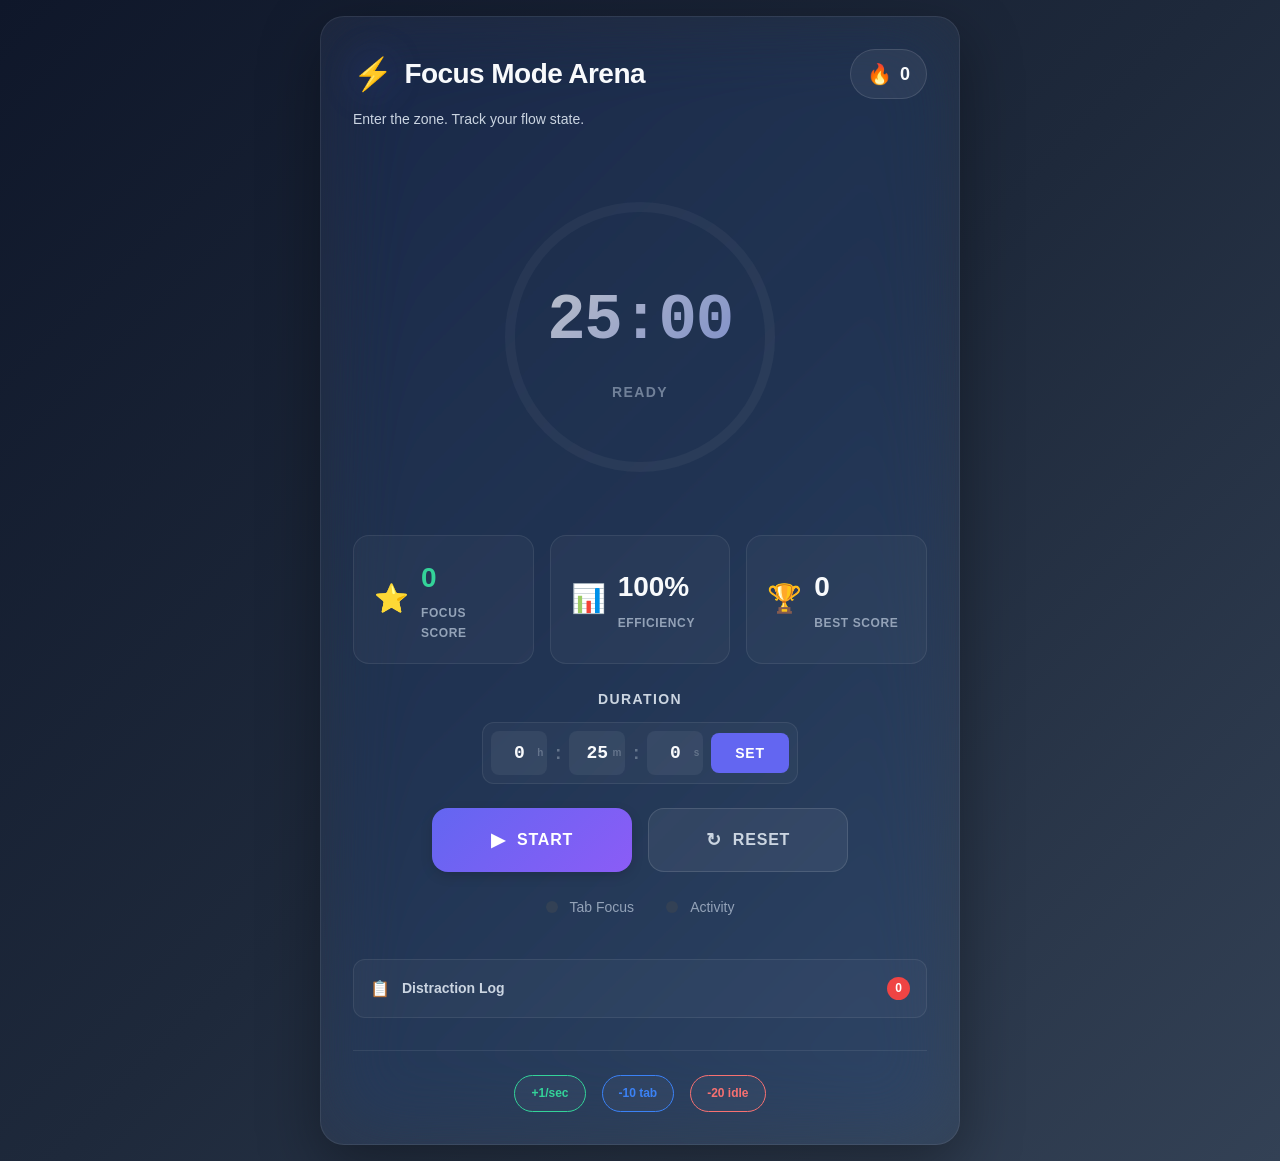
<file: ChatGPT AI/index.html>
<!DOCTYPE html>
<html lang="en">
<head>
    <meta charset="UTF-8">
    <meta name="viewport" content="width=device-width, initial-scale=1.0">
    <meta name="description" content="Modern Focus Mode Arena - Gamified Pomodoro Timer">
    <title>Focus Mode Arena | Productivity Timer</title>
    <link rel="stylesheet" href="css/styles.css">
</head>
<body>
    <!-- Main App Container with State Management -->
    <div id="app" class="app-container" data-state="idle">
        
        <!-- Header with Stats Badge -->
        <header class="app-header">
            <div class="header-content">
                <h1 class="app-title">
                    <span class="title-icon">⚡</span>
                    <span>Focus Mode Arena</span>
                </h1>
                <p class="app-subtitle">Enter the zone. Track your flow state.</p>
            </div>
            <div class="session-streak" id="streakBadge">
                <span class="streak-icon">🔥</span>
                <span id="streakCount">0</span>
            </div>
        </header>

        <main class="app-main">
            
            <!-- Timer Orbital Display -->
            <section class="timer-arena" aria-label="Focus timer">
                <div class="timer-orbital">
                    <!-- Animated Progress Ring -->
                    <svg class="progress-svg" viewBox="0 0 300 300">
                        <defs>
                            <linearGradient id="ringGradient" x1="0%" y1="0%" x2="100%" y2="100%">
                                <stop offset="0%" style="stop-color:#6366f1;stop-opacity:1" />
                                <stop offset="100%" style="stop-color:#8b5cf6;stop-opacity:1" />
                            </linearGradient>
                        </defs>
                        <circle class="progress-track" cx="150" cy="150" r="130" />
                        <circle class="progress-bar" id="progressCircle" cx="150" cy="150" r="130" />
                    </svg>
                    
                    <!-- Timer Display -->
                    <div class="timer-core">
                        <div class="timer-value" id="timerDisplay">25:00</div>
                        <div class="timer-state-label" id="stateLabel">Ready</div>
                    </div>
                </div>

                <!-- Particle Effect Container -->
                <div class="particles" id="particles" aria-hidden="true"></div>
            </section>

            <!-- Live Score Dashboard -->
            <section class="score-dashboard" aria-label="Performance metrics">
                <div class="metric-card" data-metric="score">
                    <div class="metric-icon">⭐</div>
                    <div class="metric-content">
                        <div class="metric-value" id="currentScore">0</div>
                        <div class="metric-label">Focus Score</div>
                    </div>
                </div>
                <div class="metric-card" data-metric="efficiency">
                    <div class="metric-icon">📊</div>
                    <div class="metric-content">
                        <div class="metric-value" id="efficiency">100%</div>
                        <div class="metric-label">Efficiency</div>
                    </div>
                </div>
                <div class="metric-card" data-metric="best">
                    <div class="metric-icon">🏆</div>
                    <div class="metric-content">
                        <div class="metric-value" id="sessionBest">0</div>
                        <div class="metric-label">Best Score</div>
                    </div>
                </div>
            </section>

            <!-- Duration Configurator -->
            <section class="duration-config" aria-label="Timer settings">
                <label class="config-label">Duration</label>
                <div class="time-selector">
                    <div class="time-input-wrapper">
                        <input type="number" id="hoursInput" class="time-input" min="0" max="23" value="0" aria-label="Hours">
                        <span class="time-unit">h</span>
                    </div>
                    <span class="time-sep">:</span>
                    <div class="time-input-wrapper">
                        <input type="number" id="minutesInput" class="time-input" min="0" max="59" value="25" aria-label="Minutes">
                        <span class="time-unit">m</span>
                    </div>
                    <span class="time-sep">:</span>
                    <div class="time-input-wrapper">
                        <input type="number" id="secondsInput" class="time-input" min="0" max="59" value="0" aria-label="Seconds">
                        <span class="time-unit">s</span>
                    </div>
                    <button id="applyDurationBtn" class="btn-apply" aria-label="Apply duration">
                        <span>Set</span>
                    </button>
                </div>
            </section>

            <!-- Control Center -->
            <section class="control-center" aria-label="Timer controls">
                <button id="startBtn" class="btn-control btn-start" aria-label="Start or pause timer">
                    <span class="btn-icon">▶</span>
                    <span class="btn-text">Start</span>
                </button>
                <button id="resetBtn" class="btn-control btn-reset" aria-label="Reset timer">
                    <span class="btn-icon">↻</span>
                    <span class="btn-text">Reset</span>
                </button>
            </section>

            <!-- Status Monitor -->
            <section class="status-monitor" aria-label="Activity monitoring">
                <div class="monitor-item" data-status="tab">
                    <div class="status-pulse" id="tabStatus"></div>
                    <span class="status-label">Tab Focus</span>
                </div>
                <div class="monitor-item" data-status="activity">
                    <div class="status-pulse" id="activityStatus"></div>
                    <span class="status-label">Activity</span>
                </div>
            </section>

            <!-- Toast Notifications -->
            <div id="notification" class="toast-notification" role="alert" aria-live="assertive"></div>

            <!-- Distraction Log (Collapsible) -->
            <details class="log-section" aria-label="Penalty log">
                <summary class="log-header">
                    <span class="log-icon">📋</span>
                    <span>Distraction Log</span>
                    <span class="log-count" id="logCount">0</span>
                </summary>
                <ul id="penaltyLog" class="log-list"></ul>
            </details>

            <!-- Post-Session Analysis -->
            <section id="analysisSection" class="analysis-panel" aria-label="Session analysis">
                <div class="analysis-header">
                    <h3 class="analysis-title">
                        <span class="analysis-icon">🎯</span>
                        Session Complete
                    </h3>
                    <button id="closeAnalysisBtn" class="btn-close" aria-label="Close analysis">×</button>
                </div>
                
                <div class="analysis-body">
                    <div class="performance-category" id="performanceCategory">
                        <div class="category-badge"></div>
                    </div>

                    <div class="stats-grid">
                        <div class="stat-item">
                            <div class="stat-label">Focus Time</div>
                            <div class="stat-value" id="analysisFocusTime">0:00</div>
                        </div>
                        <div class="stat-item">
                            <div class="stat-label">Idle Time</div>
                            <div class="stat-value" id="analysisIdleTime">0:00</div>
                        </div>
                        <div class="stat-item">
                            <div class="stat-label">Distractions</div>
                            <div class="stat-value negative" id="analysisDistractions">0</div>
                        </div>
                        <div class="stat-item">
                            <div class="stat-label">Final Score</div>
                            <div class="stat-value highlight" id="analysisFinalScore">0</div>
                        </div>
                    </div>

                    <div class="feedback-block">
                        <div class="feedback-summary" id="feedbackSummary"></div>
                        <div class="suggestions-block">
                            <h4 class="suggestions-title">💡 Level Up</h4>
                            <ul id="suggestionsList" class="suggestions-list"></ul>
                        </div>
                    </div>
                </div>
            </section>

        </main>

        <!-- Footer Info -->
        <footer class="app-footer">
            <div class="scoring-info">
                <span class="info-badge positive">+1/sec</span>
                <span class="info-badge neutral">-10 tab</span>
                <span class="info-badge negative">-20 idle</span>
            </div>
        </footer>

    </div>

    <script type="module" src="scripts/scripts.js"></script>
</body>
</html>
</file>
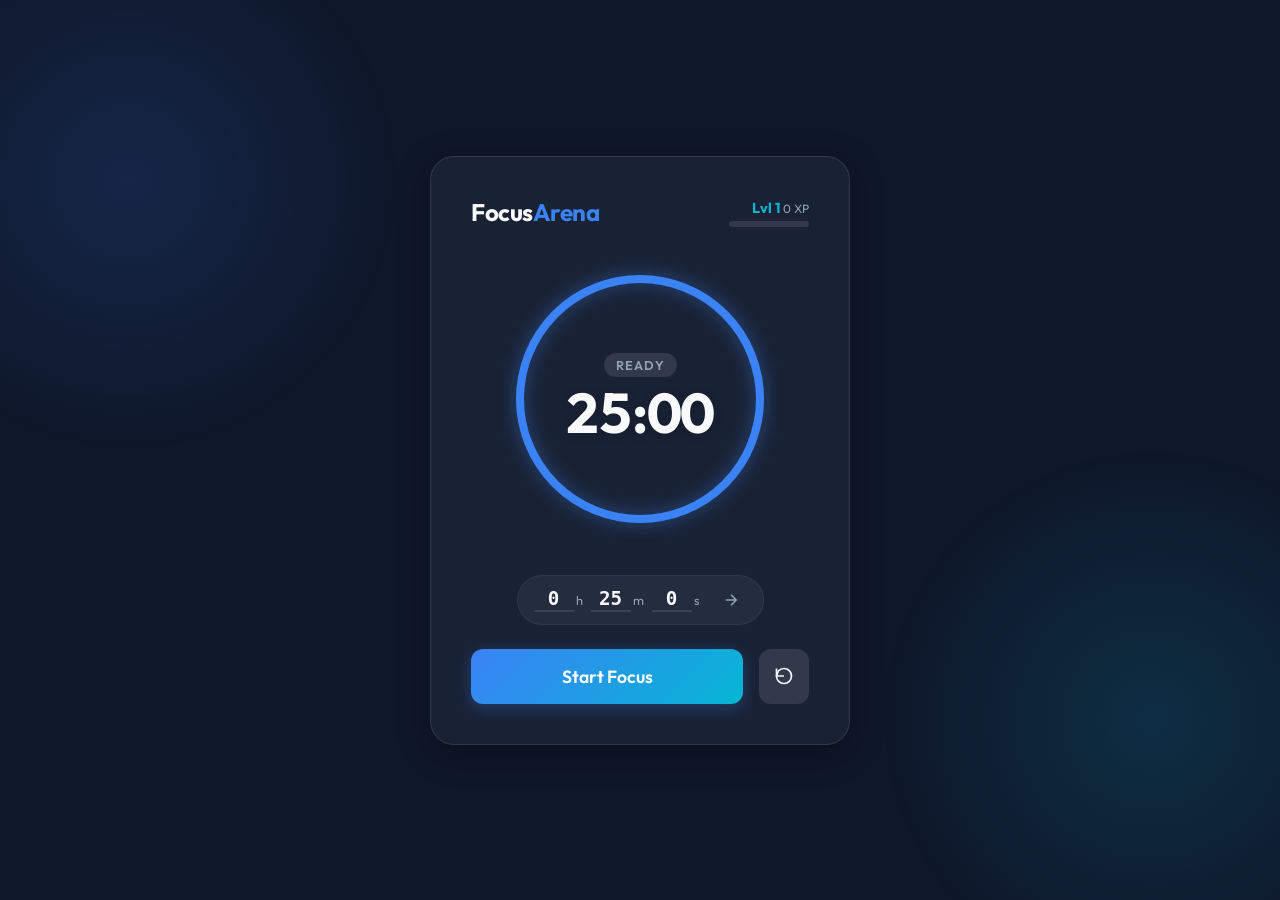
<file: Gemini AI/index.html>
<!DOCTYPE html>
<html lang="en">
<head>
    <meta charset="UTF-8">
    <meta name="viewport" content="width=device-width, initial-scale=1.0">
    <title>Gemini Focus Arena</title>
    <!-- Modern Font: Outfit -->
    <link rel="preconnect" href="https://fonts.googleapis.com">
    <link rel="preconnect" href="https://fonts.gstatic.com" crossorigin>
    <link href="https://fonts.googleapis.com/css2?family=Outfit:wght@300;400;600;700&display=swap" rel="stylesheet">
    <link rel="stylesheet" href="css/styles.css">
</head>
<body>
    <div class="app-background"></div>
    
    <main class="focus-arena">
        <header class="arena-header">
            <h1 class="logo">Focus<span class="highlight">Arena</span></h1>
            <div class="user-level">
                <div class="level-info">
                    <span class="level-badge">Lvl <span id="level-display">1</span></span>
                    <span class="xp-text"><span id="xp-display">0</span> XP</span>
                </div>
                <div class="xp-bar-container">
                    <div id="xp-bar-fill" class="xp-bar-fill" style="width: 0%"></div>
                </div>
            </div>
        </header>

        <section class="timer-section">
            <div class="timer-ring-container">
                <svg class="progress-ring" width="280" height="280">
                    <circle class="progress-ring__circle-bg" stroke="rgba(255,255,255,0.1)" stroke-width="8" fill="transparent" r="120" cx="140" cy="140"/>
                    <circle id="timer-progress" class="progress-ring__circle" stroke="#3b82f6" stroke-width="8" fill="transparent" r="120" cx="140" cy="140"/>
                </svg>
                <div class="timer-content">
                    <div id="status-badge" class="status-badge ready">Ready</div>
                    <div id="timer-display" class="timer-text">25:00</div>
                    <div id="penalty-indicator" class="penalty-indicator hidden">-10 XP</div>
                </div>
            </div>
        </section>

        <div class="controls-area">
            <div class="duration-setter">
                <div class="input-group">
                    <input type="number" id="input-hrs" class="duration-input" value="0" min="0" max="23" placeholder="HH">
                    <span class="unit-label">h</span>
                </div>
                <div class="input-group">
                    <input type="number" id="input-min" class="duration-input" value="25" min="0" max="59" placeholder="MM">
                    <span class="unit-label">m</span>
                </div>
                <div class="input-group">
                    <input type="number" id="input-sec" class="duration-input" value="0" min="0" max="59" placeholder="SS">
                    <span class="unit-label">s</span>
                </div>
                <button class="icon-btn refresh-btn" id="btn-set-duration" aria-label="Set Duration">
                    <svg width="18" height="18" viewBox="0 0 24 24" fill="none" stroke="currentColor" stroke-width="2">
                        <path d="M5 12h14M12 5l7 7-7 7"/>
                    </svg>
                </button>
            </div>

            <div class="main-actions">
                <button id="btn-main" class="btn-primary">Start Focus</button>
                <button id="btn-reset" class="btn-secondary" aria-label="Reset Timer">
                    <svg width="20" height="20" viewBox="0 0 24 24" fill="none" stroke="currentColor" stroke-width="2">
                        <path d="M3 12a9 9 0 1 0 9-9 9.75 9.75 0 0 0-6.74 2.74L3 12" />
                        <path d="M3 3v9h9" />
                    </svg>
                </button>
            </div>
        </div>

        <div id="analysis-modal" class="modal hidden">
            <div class="modal-content">
                <div class="modal-header">
                    <h2>Session Complete</h2>
                    <button id="btn-close-modal" class="close-btn">&times;</button>
                </div>
                <div class="modal-body">
                    <div class="score-summary">
                        <div class="score-card">
                            <span class="label">Efficiency</span>
                            <span id="modal-efficiency" class="value">100%</span>
                        </div>
                        <div class="score-card">
                            <span class="label">XP Earned</span>
                            <span id="modal-xp" class="value">+500</span>
                        </div>
                    </div>
                    <div class="feedback-section">
                        <h4>Performance Analysis</h4>
                        <p id="modal-summary">Excellent focus session.</p>
                        <ul id="modal-suggestions"></ul>
                    </div>
                </div>
            </div>
        </div>
    </main>

    <script src="scripts/scripts.js"></script>
</body>
</html>
</file>
<file: ChatGPT AI/css/styles.css>
/* ==========================================
   FOCUS MODE ARENA - MODERN DESIGN SYSTEM
   ========================================== */

/* CSS Custom Properties (Design Tokens) */
:root {
    /* Brand Colors */
    --primary-500: #6366f1;
    --primary-600: #4f46e5;
    --primary-700: #4338ca;
    --accent-500: #8b5cf6;
    --accent-600: #7c3aed;
    
    /* Semantic Colors */
    --success-400: #34d399;
    --success-500: #10b981;
    --danger-400: #f87171;
    --danger-500: #ef4444;
    --warning-500: #f59e0b;
    --info-500: #3b82f6;
    
    /* Neutrals */
    --gray-50: #f8fafc;
    --gray-100: #f1f5f9;
    --gray-200: #e2e8f0;
    --gray-300: #cbd5e1;
    --gray-400: #94a3b8;
    --gray-500: #64748b;
    --gray-700: #334155;
    --gray-800: #1e293b;
    --gray-900: #0f172a;
    
    /* Backgrounds */
    --bg-primary: linear-gradient(135deg, #0f172a 0%, #1e293b 50%, #334155 100%);
    --bg-secondary: rgba(255, 255, 255, 0.03);
    --bg-tertiary: rgba(255, 255, 255, 0.06);
    --bg-glass: rgba(255, 255, 255, 0.05);
    
    /* Borders & Shadows */
    --border-subtle: rgba(255, 255, 255, 0.08);
    --border-medium: rgba(255, 255, 255, 0.12);
    --shadow-sm: 0 1px 3px rgba(0, 0, 0, 0.12);
    --shadow-md: 0 4px 12px rgba(0, 0, 0, 0.15);
    --shadow-lg: 0 10px 40px rgba(0, 0, 0, 0.25);
    --shadow-xl: 0 20px 60px rgba(0, 0, 0, 0.35);
    --glow-primary: 0 0 20px rgba(99, 102, 241, 0.4);
    --glow-success: 0 0 20px rgba(52, 211, 153, 0.4);
    --glow-danger: 0 0 20px rgba(248, 113, 113, 0.4);
    
    /* Typography */
    --font-sans: -apple-system, BlinkMacSystemFont, 'Segoe UI', Roboto, 'Helvetica Neue', Arial, sans-serif;
    --font-mono: 'SF Mono', 'Roboto Mono', 'Courier New', monospace;
    
    /* Timing */
    --ease-out-expo: cubic-bezier(0.16, 1, 0.3, 1);
    --ease-in-out-circ: cubic-bezier(0.85, 0, 0.15, 1);
    --duration-fast: 150ms;
    --duration-normal: 250ms;
    --duration-slow: 400ms;
    
    /* Spacing Scale */
    --space-1: 0.25rem;
    --space-2: 0.5rem;
    --space-3: 0.75rem;
    --space-4: 1rem;
    --space-5: 1.25rem;
    --space-6: 1.5rem;
    --space-8: 2rem;
    --space-10: 2.5rem;
    --space-12: 3rem;
    
    /* Radius */
    --radius-sm: 8px;
    --radius-md: 12px;
    --radius-lg: 16px;
    --radius-xl: 24px;
    --radius-full: 9999px;
}

/* ==========================================
   RESETS & BASE STYLES
   ========================================== */
*, *::before, *::after {
    box-sizing: border-box;
    margin: 0;
    padding: 0;
}

html {
    font-size: 16px;
    -webkit-font-smoothing: antialiased;
    -moz-osx-font-smoothing: grayscale;
}

body {
    font-family: var(--font-sans);
    background: var(--bg-primary);
    color: var(--gray-50);
    min-height: 100vh;
    display: grid;
    place-items: center;
    padding: var(--space-4);
    line-height: 1.6;
    overflow-x: hidden;
}

/* ==========================================
   APP CONTAINER & STATES
   ========================================== */
.app-container {
    width: 100%;
    max-width: 640px;
    background: var(--bg-glass);
    backdrop-filter: blur(40px) saturate(180%);
    border-radius: var(--radius-xl);
    border: 1px solid var(--border-subtle);
    box-shadow: var(--shadow-xl);
    padding: var(--space-8);
    position: relative;
    transition: all var(--duration-slow) var(--ease-out-expo);
}

/* State-based styling */
.app-container[data-state="idle"] .timer-orbital {
    opacity: 0.7;
}

.app-container[data-state="focusing"] .timer-orbital {
    animation: breathe 4s ease-in-out infinite;
}

.app-container[data-state="distracted"] .timer-orbital {
    animation: shake 0.5s ease-in-out;
}

.app-container[data-state="completed"] .timer-orbital {
    animation: celebrate 0.8s ease-out;
}

@keyframes breathe {
    0%, 100% { transform: scale(1); }
    50% { transform: scale(1.02); }
}

@keyframes shake {
    0%, 100% { transform: translateX(0); }
    25% { transform: translateX(-8px); }
    75% { transform: translateX(8px); }
}

@keyframes celebrate {
    0% { transform: scale(1); }
    50% { transform: scale(1.1) rotate(5deg); }
    100% { transform: scale(1) rotate(0); }
}

/* ==========================================
   HEADER
   ========================================== */
.app-header {
    display: flex;
    justify-content: space-between;
    align-items: flex-start;
    margin-bottom: var(--space-8);
    gap: var(--space-4);
}

.header-content {
    flex: 1;
}

.app-title {
    font-size: 1.75rem;
    font-weight: 800;
    margin-bottom: var(--space-2);
    display: flex;
    align-items: center;
    gap: var(--space-3);
    letter-spacing: -0.02em;
}

.title-icon {
    font-size: 2rem;
    filter: drop-shadow(var(--glow-primary));
    animation: pulse-glow 3s ease-in-out infinite;
}

@keyframes pulse-glow {
    0%, 100% { filter: drop-shadow(0 0 8px rgba(99, 102, 241, 0.6)); }
    50% { filter: drop-shadow(0 0 16px rgba(99, 102, 241, 0.8)); }
}

.app-subtitle {
    font-size: 0.875rem;
    color: var(--gray-300);
    font-weight: 400;
}

.session-streak {
    display: flex;
    align-items: center;
    gap: var(--space-2);
    background: var(--bg-tertiary);
    padding: var(--space-2) var(--space-4);
    border-radius: var(--radius-full);
    font-weight: 700;
    font-size: 1.125rem;
    border: 1px solid var(--border-medium);
    transition: all var(--duration-normal);
}

.session-streak:hover {
    transform: translateY(-2px);
    box-shadow: var(--shadow-md);
}

.streak-icon {
    font-size: 1.25rem;
}

/* ==========================================
   TIMER ARENA (ORBITAL DESIGN)
   ========================================== */
.app-main {
    display: flex;
    flex-direction: column;
    gap: var(--space-6);
}

.timer-arena {
    display: grid;
    place-items: center;
    position: relative;
    padding: var(--space-6) 0;
}

.timer-orbital {
    position: relative;
    width: 300px;
    height: 300px;
    display: grid;
    place-items: center;
    transition: transform var(--duration-normal) var(--ease-out-expo);
}

/* Progress SVG */
.progress-svg {
    position: absolute;
    inset: 0;
    transform: rotate(-90deg);
    filter: drop-shadow(var(--glow-primary));
}

.progress-track {
    fill: none;
    stroke: var(--bg-tertiary);
    stroke-width: 10;
    stroke-linecap: round;
}

.progress-bar {
    fill: none;
    stroke: url(#ringGradient);
    stroke-width: 10;
    stroke-linecap: round;
    stroke-dasharray: 816.81; /* 2 * PI * 130 */
    stroke-dashoffset: 0;
    transition: stroke-dashoffset 1s linear, stroke-width var(--duration-normal);
}

[data-state="focusing"] .progress-bar {
    stroke-width: 12;
    filter: drop-shadow(0 0 12px rgba(99, 102, 241, 0.6));
}

/* Timer Core */
.timer-core {
    text-align: center;
    z-index: 1;
}

.timer-value {
    font-size: 4rem;
    font-weight: 800;
    font-variant-numeric: tabular-nums;
    font-family: var(--font-mono);
    background: linear-gradient(135deg, #fff 0%, #a5b4fc 100%);
    -webkit-background-clip: text;
    -webkit-text-fill-color: transparent;
    background-clip: text;
    letter-spacing: -0.02em;
    margin-bottom: var(--space-2);
    transition: transform var(--duration-fast);
}

.timer-value:active {
    transform: scale(0.98);
}

.timer-state-label {
    font-size: 0.875rem;
    font-weight: 600;
    text-transform: uppercase;
    letter-spacing: 0.1em;
    color: var(--gray-400);
    transition: all var(--duration-normal);
}

[data-state="focusing"] .timer-state-label {
    color: var(--success-400);
}

[data-state="distracted"] .timer-state-label {
    color: var(--danger-400);
}

/* Particles Effect */
.particles {
    position: absolute;
    inset: 0;
    pointer-events: none;
    border-radius: 50%;
}

/* ==========================================
   SCORE DASHBOARD
   ========================================== */
.score-dashboard {
    display: grid;
    grid-template-columns: repeat(3, 1fr);
    gap: var(--space-4);
}

.metric-card {
    background: var(--bg-secondary);
    border: 1px solid var(--border-subtle);
    border-radius: var(--radius-lg);
    padding: var(--space-5);
    display: flex;
    align-items: center;
    gap: var(--space-3);
    transition: all var(--duration-normal) var(--ease-out-expo);
    position: relative;
    overflow: hidden;
}

.metric-card::before {
    content: '';
    position: absolute;
    inset: 0;
    background: linear-gradient(135deg, rgba(99, 102, 241, 0.1) 0%, transparent 100%);
    opacity: 0;
    transition: opacity var(--duration-normal);
}

.metric-card:hover {
    transform: translateY(-4px);
    box-shadow: var(--shadow-md);
    border-color: var(--primary-500);
}

.metric-card:hover::before {
    opacity: 1;
}

.metric-icon {
    font-size: 1.75rem;
    flex-shrink: 0;
}

.metric-content {
    flex: 1;
}

.metric-value {
    font-size: 1.75rem;
    font-weight: 800;
    color: var(--gray-50);
    font-variant-numeric: tabular-nums;
    display: block;
    margin-bottom: var(--space-1);
    transition: transform var(--duration-fast);
}

.metric-card[data-metric="score"] .metric-value {
    color: var(--success-400);
}

.metric-label {
    font-size: 0.75rem;
    color: var(--gray-400);
    text-transform: uppercase;
    letter-spacing: 0.05em;
    font-weight: 600;
}

/* ==========================================
   DURATION CONFIGURATOR
   ========================================== */
.duration-config {
    display: flex;
    flex-direction: column;
    gap: var(--space-3);
    align-items: center;
}

.config-label {
    font-size: 0.875rem;
    font-weight: 600;
    color: var(--gray-300);
    text-transform: uppercase;
    letter-spacing: 0.1em;
}

.time-selector {
    display: flex;
    align-items: center;
    gap: var(--space-2);
    background: var(--bg-secondary);
    border: 1px solid var(--border-subtle);
    border-radius: var(--radius-md);
    padding: var(--space-2);
}

.time-input-wrapper {
    position: relative;
    display: flex;
    align-items: center;
}

.time-input {
    width: 3.5rem;
    padding: var(--space-3) var(--space-2);
    font-size: 1.125rem;
    font-weight: 700;
    font-family: var(--font-mono);
    text-align: center;
    border: none;
    background: var(--bg-tertiary);
    color: var(--gray-50);
    border-radius: var(--radius-sm);
    outline: none;
    transition: all var(--duration-normal);
    appearance: textfield;
    -moz-appearance: textfield;
}

.time-input::-webkit-outer-spin-button,
.time-input::-webkit-inner-spin-button {
    -webkit-appearance: none;
    margin: 0;
}

.time-input:focus {
    background: var(--primary-600);
    box-shadow: 0 0 0 3px rgba(99, 102, 241, 0.2);
}

.time-unit {
    position: absolute;
    right: 0.25rem;
    font-size: 0.625rem;
    color: var(--gray-500);
    font-weight: 600;
    pointer-events: none;
}

.time-sep {
    color: var(--gray-500);
    font-weight: 700;
    font-size: 1.125rem;
}

.btn-apply {
    padding: var(--space-3) var(--space-6);
    font-size: 0.875rem;
    font-weight: 700;
    background: var(--primary-500);
    color: white;
    border: none;
    border-radius: var(--radius-sm);
    cursor: pointer;
    transition: all var(--duration-normal);
    text-transform: uppercase;
    letter-spacing: 0.05em;
}

.btn-apply:hover {
    background: var(--primary-600);
    transform: translateY(-2px);
    box-shadow: var(--shadow-md);
}

.btn-apply:active {
    transform: translateY(0);
}

/* ==========================================
   CONTROL CENTER
   ========================================== */
.control-center {
    display: flex;
    gap: var(--space-4);
    justify-content: center;
}

.btn-control {
    flex: 1;
    max-width: 200px;
    padding: var(--space-5) var(--space-6);
    display: flex;
    align-items: center;
    justify-content: center;
    gap: var(--space-3);
    font-size: 1rem;
    font-weight: 700;
    border: none;
    border-radius: var(--radius-lg);
    cursor: pointer;
    transition: all var(--duration-normal) var(--ease-out-expo);
    position: relative;
    overflow: hidden;
}

.btn-control::before {
    content: '';
    position: absolute;
    inset: 0;
    background: linear-gradient(135deg, rgba(255, 255, 255, 0.2) 0%, transparent 100%);
    opacity: 0;
    transition: opacity var(--duration-normal);
}

.btn-control:hover::before {
    opacity: 1;
}

.btn-control:active {
    transform: scale(0.97);
}

.btn-control:disabled {
    opacity: 0.5;
    cursor: not-allowed;
    transform: none !important;
}

.btn-start {
    background: linear-gradient(135deg, var(--primary-500) 0%, var(--accent-500) 100%);
    color: white;
    box-shadow: var(--shadow-md);
}

.btn-start:hover:not(:disabled) {
    box-shadow: var(--shadow-lg), var(--glow-primary);
    transform: translateY(-3px);
}

.btn-reset {
    background: var(--bg-tertiary);
    color: var(--gray-300);
    border: 1px solid var(--border-medium);
}

.btn-reset:hover:not(:disabled) {
    background: var(--bg-secondary);
    border-color: var(--border-subtle);
    transform: translateY(-2px);
}

.btn-icon {
    font-size: 1.125rem;
}

.btn-text {
    text-transform: uppercase;
    letter-spacing: 0.05em;
}

/* ==========================================
   STATUS MONITOR
   ========================================== */
.status-monitor {
    display: flex;
    justify-content: center;
    gap: var(--space-8);
}

.monitor-item {
    display: flex;
    align-items: center;
    gap: var(--space-3);
}

.status-pulse {
    width: 12px;
    height: 12px;
    border-radius: 50%;
    background: var(--gray-700);
    position: relative;
    transition: all var(--duration-normal);
}

.status-pulse::after {
    content: '';
    position: absolute;
    inset: -4px;
    border-radius: 50%;
    opacity: 0;
    transition: opacity var(--duration-normal);
}

.status-pulse.active {
    background: var(--success-400);
    box-shadow: var(--glow-success);
}

.status-pulse.active::after {
    background: var(--success-400);
    opacity: 0.3;
    animation: pulse-ring 2s ease-out infinite;
}

.status-pulse.inactive {
    background: var(--danger-400);
    box-shadow: var(--glow-danger);
}

@keyframes pulse-ring {
    0% {
        transform: scale(1);
        opacity: 0.3;
    }
    100% {
        transform: scale(2);
        opacity: 0;
    }
}

.status-label {
    font-size: 0.875rem;
    color: var(--gray-400);
    font-weight: 500;
}

/* ==========================================
   TOAST NOTIFICATION
   ========================================== */
.toast-notification {
    position: fixed;
    top: var(--space-6);
    right: var(--space-6);
    max-width: 360px;
    padding: var(--space-4) var(--space-5);
    background: var(--gray-800);
    border: 1px solid var(--border-medium);
    border-radius: var(--radius-md);
    box-shadow: var(--shadow-lg);
    font-size: 0.875rem;
    color: var(--gray-50);
    display: none;
    animation: toast-slide-in var(--duration-normal) var(--ease-out-expo);
    z-index: 1000;
}

.toast-notification.success {
    border-left: 4px solid var(--success-400);
}

.toast-notification.warning {
    border-left: 4px solid var(--warning-500);
}

.toast-notification.error {
    border-left: 4px solid var(--danger-400);
}

@keyframes toast-slide-in {
    from {
        opacity: 0;
        transform: translateX(100px);
    }
    to {
        opacity: 1;
        transform: translateX(0);
    }
}

/* ==========================================
   LOG SECTION
   ========================================== */
.log-section {
    background: var(--bg-secondary);
    border: 1px solid var(--border-subtle);
    border-radius: var(--radius-md);
    padding: var(--space-4);
    margin-top: var(--space-4);
}

.log-header {
    display: flex;
    align-items: center;
    gap: var(--space-3);
    cursor: pointer;
    user-select: none;
    font-weight: 600;
    font-size: 0.875rem;
    color: var(--gray-300);
    list-style: none;
}

.log-header::-webkit-details-marker {
    display: none;
}

.log-icon {
    font-size: 1rem;
}

.log-count {
    margin-left: auto;
    background: var(--danger-500);
    color: white;
    font-size: 0.75rem;
    padding: 0.125rem 0.5rem;
    border-radius: var(--radius-full);
    font-weight: 700;
}

.log-list {
    list-style: none;
    margin-top: var(--space-4);
    max-height: 200px;
    overflow-y: auto;
    display: flex;
    flex-direction: column;
    gap: var(--space-2);
}

.log-list li {
    padding: var(--space-3);
    background: rgba(239, 68, 68, 0.08);
    border-left: 3px solid var(--danger-400);
    border-radius: var(--radius-sm);
    font-size: 0.8125rem;
    display: flex;
    justify-content: space-between;
    align-items: center;
    animation: log-item-in var(--duration-normal) var(--ease-out-expo);
}

@keyframes log-item-in {
    from {
        opacity: 0;
        transform: translateX(-20px);
    }
    to {
        opacity: 1;
        transform: translateX(0);
    }
}

/* ==========================================
   ANALYSIS PANEL
   ========================================== */
.analysis-panel {
    background: var(--bg-glass);
    backdrop-filter: blur(20px);
    border: 1px solid var(--border-medium);
    border-radius: var(--radius-lg);
    padding: var(--space-6);
    margin-top: var(--space-6);
    display: none;
    animation: panel-slide-up var(--duration-slow) var(--ease-out-expo);
}

@keyframes panel-slide-up {
    from {
        opacity: 0;
        transform: translateY(40px);
    }
    to {
        opacity: 1;
        transform: translateY(0);
    }
}

.analysis-header {
    display: flex;
    justify-content: space-between;
    align-items: center;
    margin-bottom: var(--space-6);
}

.analysis-title {
    display: flex;
    align-items: center;
    gap: var(--space-3);
    font-size: 1.5rem;
    font-weight: 700;
}

.analysis-icon {
    font-size: 1.75rem;
}

.btn-close {
    width: 32px;
    height: 32px;
    border: none;
    background: var(--bg-tertiary);
    color: var(--gray-400);
    border-radius: var(--radius-sm);
    font-size: 1.5rem;
    cursor: pointer;
    transition: all var(--duration-normal);
    display: grid;
    place-items: center;
    line-height: 1;
}

.btn-close:hover {
    background: var(--danger-500);
    color: white;
    transform: rotate(90deg);
}

.analysis-body {
    display: flex;
    flex-direction: column;
    gap: var(--space-6);
}

.performance-category {
    text-align: center;
    padding: var(--space-6);
    background: var(--bg-secondary);
    border-radius: var(--radius-md);
}

.category-badge {
    font-size: 3rem;
    margin-bottom: var(--space-3);
}

.stats-grid {
    display: grid;
    grid-template-columns: repeat(2, 1fr);
    gap: var(--space-4);
}

.stat-item {
    background: var(--bg-secondary);
    padding: var(--space-5);
    border-radius: var(--radius-md);
    text-align: center;
}

.stat-label {
    font-size: 0.75rem;
    color: var(--gray-400);
    text-transform: uppercase;
    letter-spacing: 0.05em;
    font-weight: 600;
    margin-bottom: var(--space-2);
}

.stat-value {
    font-size: 1.75rem;
    font-weight: 800;
    color: var(--gray-50);
    font-variant-numeric: tabular-nums;
}

.stat-value.negative {
    color: var(--danger-400);
}

.stat-value.highlight {
    color: var(--success-400);
}

.feedback-block {
    display: flex;
    flex-direction: column;
    gap: var(--space-4);
}

.feedback-summary {
    padding: var(--space-5);
    background: linear-gradient(135deg, rgba(99, 102, 241, 0.1) 0%, transparent 100%);
    border-left: 4px solid var(--primary-500);
    border-radius: var(--radius-md);
    font-size: 0.9375rem;
    line-height: 1.7;
    color: var(--gray-200);
}

.suggestions-block {
    padding: var(--space-5);
    background: var(--bg-secondary);
    border-radius: var(--radius-md);
}

.suggestions-title {
    font-size: 1rem;
    font-weight: 700;
    color: var(--success-400);
    margin-bottom: var(--space-4);
}

.suggestions-list {
    list-style: none;
    display: flex;
    flex-direction: column;
    gap: var(--space-3);
}

.suggestions-list li {
    padding-left: var(--space-5);
    position: relative;
    font-size: 0.875rem;
    line-height: 1.6;
    color: var(--gray-300);
}

.suggestions-list li::before {
    content: '→';
    position: absolute;
    left: 0;
    color: var(--success-400);
    font-weight: 700;
}

/* ==========================================
   FOOTER
   ========================================== */
.app-footer {
    margin-top: var(--space-8);
    padding-top: var(--space-6);
    border-top: 1px solid var(--border-subtle);
}

.scoring-info {
    display: flex;
    justify-content: center;
    gap: var(--space-4);
    flex-wrap: wrap;
}

.info-badge {
    padding: var(--space-2) var(--space-4);
    border-radius: var(--radius-full);
    font-size: 0.75rem;
    font-weight: 700;
    background: var(--bg-secondary);
    border: 1px solid var(--border-subtle);
}

.info-badge.positive {
    color: var(--success-400);
    border-color: var(--success-400);
}

.info-badge.neutral {
    color: var(--info-500);
    border-color: var(--info-500);
}

.info-badge.negative {
    color: var(--danger-400);
    border-color: var(--danger-400);
}

/* ==========================================
   RESPONSIVE DESIGN
   ========================================== */
@media (max-width: 640px) {
    .app-container {
        padding: var(--space-6);
    }

    .app-header {
        flex-direction: column;
        gap: var(--space-4);
    }

    .session-streak {
        align-self: flex-start;
    }

    .timer-orbital {
        width: 260px;
        height: 260px;
    }

    .timer-value {
        font-size: 3rem;
    }

    .score-dashboard {
        grid-template-columns: 1fr;
    }

    .control-center {
        flex-direction: column;
    }

    .btn-control {
        max-width: 100%;
    }

    .stats-grid {
        grid-template-columns: 1fr;
    }

    .toast-notification {
        left: var(--space-4);
        right: var(--space-4);
        max-width: none;
    }
}

@media (max-width: 400px) {
    .app-title {
        font-size: 1.5rem;
    }

    .timer-value {
        font-size: 2.5rem;
    }

    .metric-value {
        font-size: 1.5rem;
    }
}

/* ==========================================
   ACCESSIBILITY
   ========================================== */
@media (prefers-reduced-motion: reduce) {
    *,
    *::before,
    *::after {
        animation-duration: 0.01ms !important;
        animation-iteration-count: 1 !important;
        transition-duration: 0.01ms !important;
    }
}

@media (prefers-color-scheme: light) {
    /* Optional: Add light mode support */
}

:focus-visible {
    outline: 3px solid var(--primary-500);
    outline-offset: 3px;
    border-radius: var(--radius-sm);
}

/* Screen reader only */
.sr-only {
    position: absolute;
    width: 1px;
    height: 1px;
    padding: 0;
    margin: -1px;
    overflow: hidden;
    clip: rect(0, 0, 0, 0);
    white-space: nowrap;
    border-width: 0;
}

/* ==========================================
   PRINT STYLES
   ========================================== */
@media print {
    body {
        background: white;
        color: black;
    }

    .control-center,
    .status-monitor,
    .duration-config,
    .log-section {
        display: none !important;
    }
}
</file>
<file: Gemini AI/css/styles.css>
:root {
    /* Colors - Deep Space Theme */
    --bg-dark: #0f172a;
    --bg-card: rgba(30, 41, 59, 0.7);
    --primary: #3b82f6; /* Electric Blue */
    --accent: #06b6d4; /* Neon Cyan */
    --text-main: #f8fafc;
    --text-muted: #94a3b8;
    --danger: #ef4444;
    --success: #10b981;
    --warning: #f59e0b;
    
    /* Spacing & Layout */
    --radius-lg: 24px;
    --radius-md: 12px;
    --radius-sm: 8px;
    
    /* Effects */
    --glass-border: 1px solid rgba(255, 255, 255, 0.1);
    --glass-shadow: 0 8px 32px 0 rgba(0, 0, 0, 0.37);
    --backdrop-blur: blur(12px);
    --transition: all 0.3s cubic-bezier(0.4, 0, 0.2, 1);
}

* {
    box-sizing: border-box;
    margin: 0;
    padding: 0;
}

body {
    font-family: 'Outfit', sans-serif;
    background-color: var(--bg-dark);
    color: var(--text-main);
    min-height: 100vh;
    display: flex;
    justify-content: center;
    align-items: center;
    overflow-x: hidden;
}

/* Dynamic Background */
.app-background {
    position: fixed;
    top: 0;
    left: 0;
    width: 100%;
    height: 100%;
    z-index: -1;
    background: radial-gradient(circle at 10% 20%, rgba(59, 130, 246, 0.15) 0%, transparent 20%),
                radial-gradient(circle at 90% 80%, rgba(6, 182, 212, 0.15) 0%, transparent 20%);
    pointer-events: none;
}

/* Main Container */
.focus-arena {
    background: var(--bg-card);
    backdrop-filter: var(--backdrop-blur);
    -webkit-backdrop-filter: var(--backdrop-blur);
    border: var(--glass-border);
    border-radius: var(--radius-lg);
    box-shadow: var(--glass-shadow);
    padding: 2.5rem;
    width: 90%;
    max-width: 420px;
    display: flex;
    flex-direction: column;
    align-items: center;
    gap: 2rem;
    position: relative;
    transition: var(--transition);
}

/* Header */
.arena-header {
    width: 100%;
    display: flex;
    justify-content: space-between;
    align-items: flex-start;
}

.logo {
    font-size: 1.5rem;
    font-weight: 700;
    letter-spacing: -0.5px;
}

.highlight {
    color: var(--primary);
}

.user-level {
    display: flex;
    flex-direction: column;
    align-items: flex-end;
    gap: 0.25rem;
}

.level-badge {
    font-size: 0.9rem;
    font-weight: 700;
    color: var(--accent);
}

.xp-text {
    font-size: 0.75rem;
    color: var(--text-muted);
}

.xp-bar-container {
    width: 80px;
    height: 6px;
    background: rgba(255, 255, 255, 0.1);
    border-radius: 10px;
    overflow: hidden;
}

.xp-bar-fill {
    height: 100%;
    background: linear-gradient(90deg, var(--primary), var(--accent));
    transition: width 0.5s ease-out;
}

/* Timer Section */
.timer-section {
    position: relative;
    display: flex;
    justify-content: center;
    align-items: center;
}

.progress-ring {
    transform: rotate(-90deg);
}

.progress-ring__circle-bg {
    stroke: rgba(255, 255, 255, 0.05);
}

.progress-ring__circle {
    stroke-linecap: round;
    transition: stroke-dashoffset 0.1s linear, stroke 0.3s ease;
    filter: drop-shadow(0 0 8px rgba(59, 130, 246, 0.5));
}

.timer-content {
    position: absolute;
    top: 50%;
    left: 50%;
    transform: translate(-50%, -50%);
    text-align: center;
    display: flex;
    flex-direction: column;
    align-items: center;
    justify-content: center;
}

.timer-text {
    font-size: 3.5rem;
    font-weight: 700;
    line-height: 1;
    font-variant-numeric: tabular-nums;
    margin: 0.5rem 0;
    text-shadow: 0 2px 10px rgba(0,0,0,0.2);
}

.status-badge {
    font-size: 0.8rem;
    text-transform: uppercase;
    letter-spacing: 1px;
    font-weight: 600;
    padding: 4px 12px;
    border-radius: 20px;
    background: rgba(255,255,255,0.1);
    color: var(--text-muted);
    transition: var(--transition);
}

.status-badge.focusing {
    background: rgba(59, 130, 246, 0.2);
    color: var(--primary);
    box-shadow: 0 0 10px rgba(59, 130, 246, 0.2);
}

.status-badge.paused {
    background: rgba(245, 158, 11, 0.2);
    color: var(--warning);
}

.penalty-indicator {
    font-size: 0.9rem;
    font-weight: 700;
    color: var(--danger);
    opacity: 0;
    transform: translateY(10px);
    transition: var(--transition);
    position: absolute;
    bottom: -30px;
}

.penalty-indicator.visible {
    opacity: 1;
    transform: translateY(0);
    animation: shake 0.5s cubic-bezier(.36,.07,.19,.97) both;
}

/* Controls */
.controls-area {
    width: 100%;
    display: flex;
    flex-direction: column;
    gap: 1.5rem;
    align-items: center;
}

.duration-setter {
    display: flex;
    align-items: center;
    gap: 0.5rem;
    background: rgba(255,255,255,0.05);
    padding: 0.5rem 1rem;
    border-radius: 50px;
    border: 1px solid rgba(255,255,255,0.05);
    transition: var(--transition);
}

.input-group {
    display: flex;
    align-items: baseline;
    gap: 2px;
}

.duration-input {
    background: transparent;
    border: none;
    border-bottom: 2px solid rgba(255,255,255,0.1);
    color: var(--text-main);
    font-family: monospace;
    font-size: 1.2rem;
    font-weight: 700;
    width: 40px;
    text-align: center;
    outline: none;
    transition: var(--transition);
    appearance: textfield;
}

.duration-input:focus {
    border-bottom-color: var(--primary);
}

.unit-label {
    font-size: 0.8rem;
    color: var(--text-muted);
}

/* Hide arrows from number input */
.duration-input::-webkit-outer-spin-button,
.duration-input::-webkit-inner-spin-button {
  -webkit-appearance: none;
  margin: 0;
}

.refresh-btn {
    width: 28px;
    height: 28px;
    margin-left: 0.5rem;
}

.refresh-btn:hover {
    color: var(--accent);
    background: rgba(255,255,255,0.1);
}

.icon-btn {
    background: transparent;
    border: none;
    color: var(--text-muted);
    font-size: 1.25rem;
    cursor: pointer;
    width: 32px;
    height: 32px;
    border-radius: 50%;
    display: flex;
    align-items: center;
    justify-content: center;
    transition: var(--transition);
}

.icon-btn:hover {
    background: rgba(255,255,255,0.1);
    color: var(--text-main);
}

.main-actions {
    display: flex;
    gap: 1rem;
    width: 100%;
}

button {
    cursor: pointer;
    font-family: inherit;
    border: none;
    outline: none;
}

.btn-primary {
    flex: 1;
    background: linear-gradient(135deg, var(--primary), var(--accent));
    color: white;
    font-weight: 600;
    font-size: 1.1rem;
    padding: 1rem;
    border-radius: var(--radius-md);
    box-shadow: 0 4px 15px rgba(59, 130, 246, 0.3);
    transition: var(--transition);
    position: relative;
    overflow: hidden;
}

.btn-primary:hover {
    transform: translateY(-2px);
    box-shadow: 0 8px 25px rgba(59, 130, 246, 0.4);
    filter: brightness(1.1);
}

.btn-primary:active {
    transform: translateY(0);
}

.btn-primary.stop {
    background: linear-gradient(135deg, #ef4444, #f87171);
    box-shadow: 0 4px 15px rgba(239, 68, 68, 0.3);
}

.btn-secondary {
    width: 50px;
    background: rgba(255,255,255,0.1);
    color: var(--text-main);
    border-radius: var(--radius-md);
    display: flex;
    align-items: center;
    justify-content: center;
    transition: var(--transition);
}

.btn-secondary:hover {
    background: rgba(255,255,255,0.2);
}

/* Modal */
.modal {
    position: absolute;
    top: 0;
    left: 0;
    width: 100%;
    height: 100%;
    background: rgba(15, 23, 42, 0.8);
    backdrop-filter: blur(4px);
    display: flex;
    align-items: center;
    justify-content: center;
    z-index: 100;
    border-radius: var(--radius-lg);
    opacity: 0;
    pointer-events: none;
    transition: var(--transition);
}

.modal:not(.hidden) {
    opacity: 1;
    pointer-events: auto;
}

.modal-content {
    background: #1e293b;
    width: 90%;
    padding: 2rem;
    border-radius: var(--radius-md);
    border: 1px solid rgba(255,255,255,0.1);
    box-shadow: 0 20px 40px rgba(0,0,0,0.5);
    transform: scale(0.9);
    transition: var(--transition);
}

.modal:not(.hidden) .modal-content {
    transform: scale(1);
}

.modal-header {
    display: flex;
    justify-content: space-between;
    align-items: center;
    margin-bottom: 1.5rem;
}

.close-btn {
    background: none;
    color: var(--text-muted);
    font-size: 1.5rem;
    padding: 0.5rem;
}

.score-summary {
    display: grid;
    grid-template-columns: 1fr 1fr;
    gap: 1rem;
    margin-bottom: 2rem;
}

.score-card {
    background: rgba(255,255,255,0.05);
    padding: 1rem;
    border-radius: var(--radius-sm);
    text-align: center;
    display: flex;
    flex-direction: column;
}

.score-card .label {
    font-size: 0.8rem;
    color: var(--text-muted);
    text-transform: uppercase;
}

.score-card .value {
    font-size: 1.5rem;
    font-weight: 700;
    color: var(--accent);
}

.feedback-section h4 {
    color: var(--text-muted);
    font-size: 0.9rem;
    text-transform: uppercase;
    margin-bottom: 0.5rem;
}

.feedback-section p {
    font-size: 1.1rem;
    margin-bottom: 1rem;
}

.feedback-section ul {
    list-style: none;
    font-size: 0.95rem;
    color: var(--text-muted);
}

.feedback-section li {
    margin-bottom: 0.5rem;
    padding-left: 1rem;
    border-left: 2px solid var(--primary);
}

/* Utilities */
.hidden {
    display: none !important;
}

@keyframes shake {
  10%, 90% { transform: translate3d(-1px, 0, 0); }
  20%, 80% { transform: translate3d(2px, 0, 0); }
  30%, 50%, 70% { transform: translate3d(-4px, 0, 0); }
  40%, 60% { transform: translate3d(4px, 0, 0); }
}

@keyframes pulse {
    0% { box-shadow: 0 0 0 0 rgba(59, 130, 246, 0.4); }
    70% { box-shadow: 0 0 0 10px rgba(59, 130, 246, 0); }
    100% { box-shadow: 0 0 0 0 rgba(59, 130, 246, 0); }
}

.focusing .timer-content {
    animation: pulse-text 2s infinite;
}
</file>
